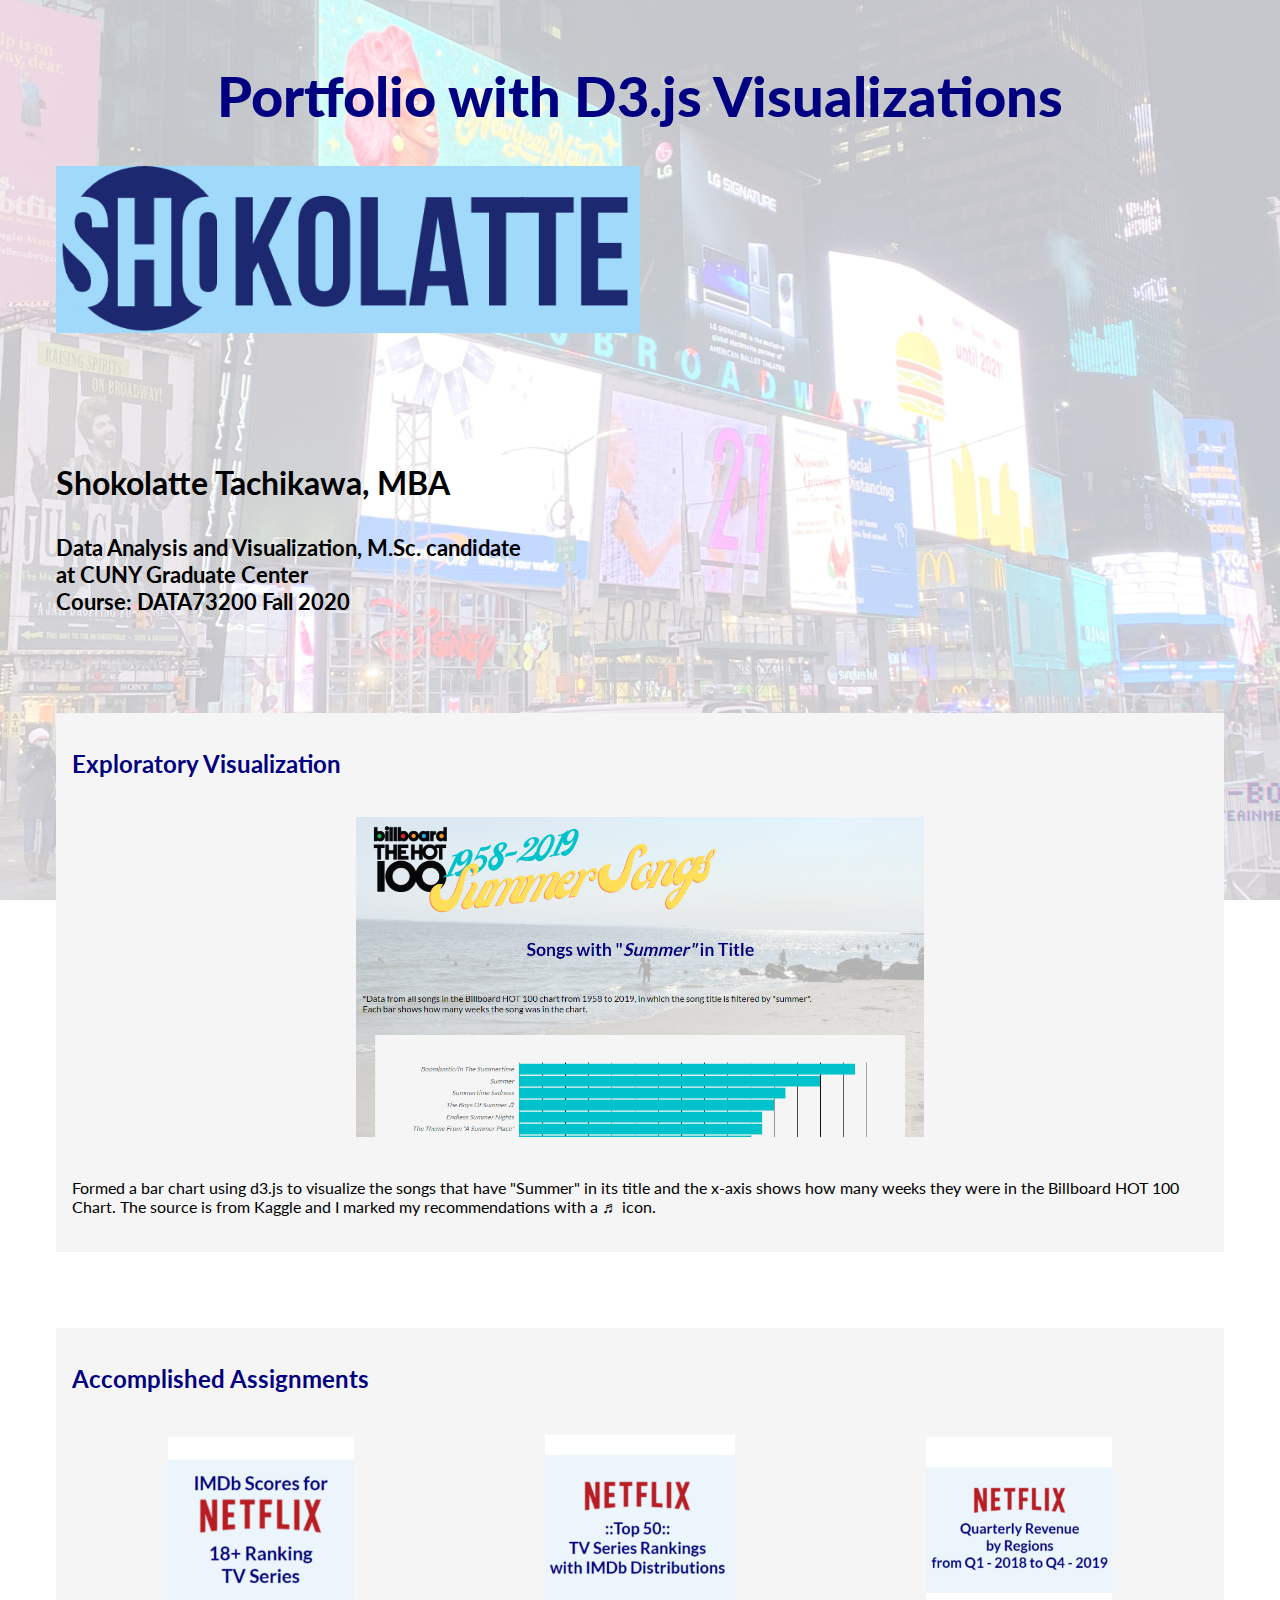
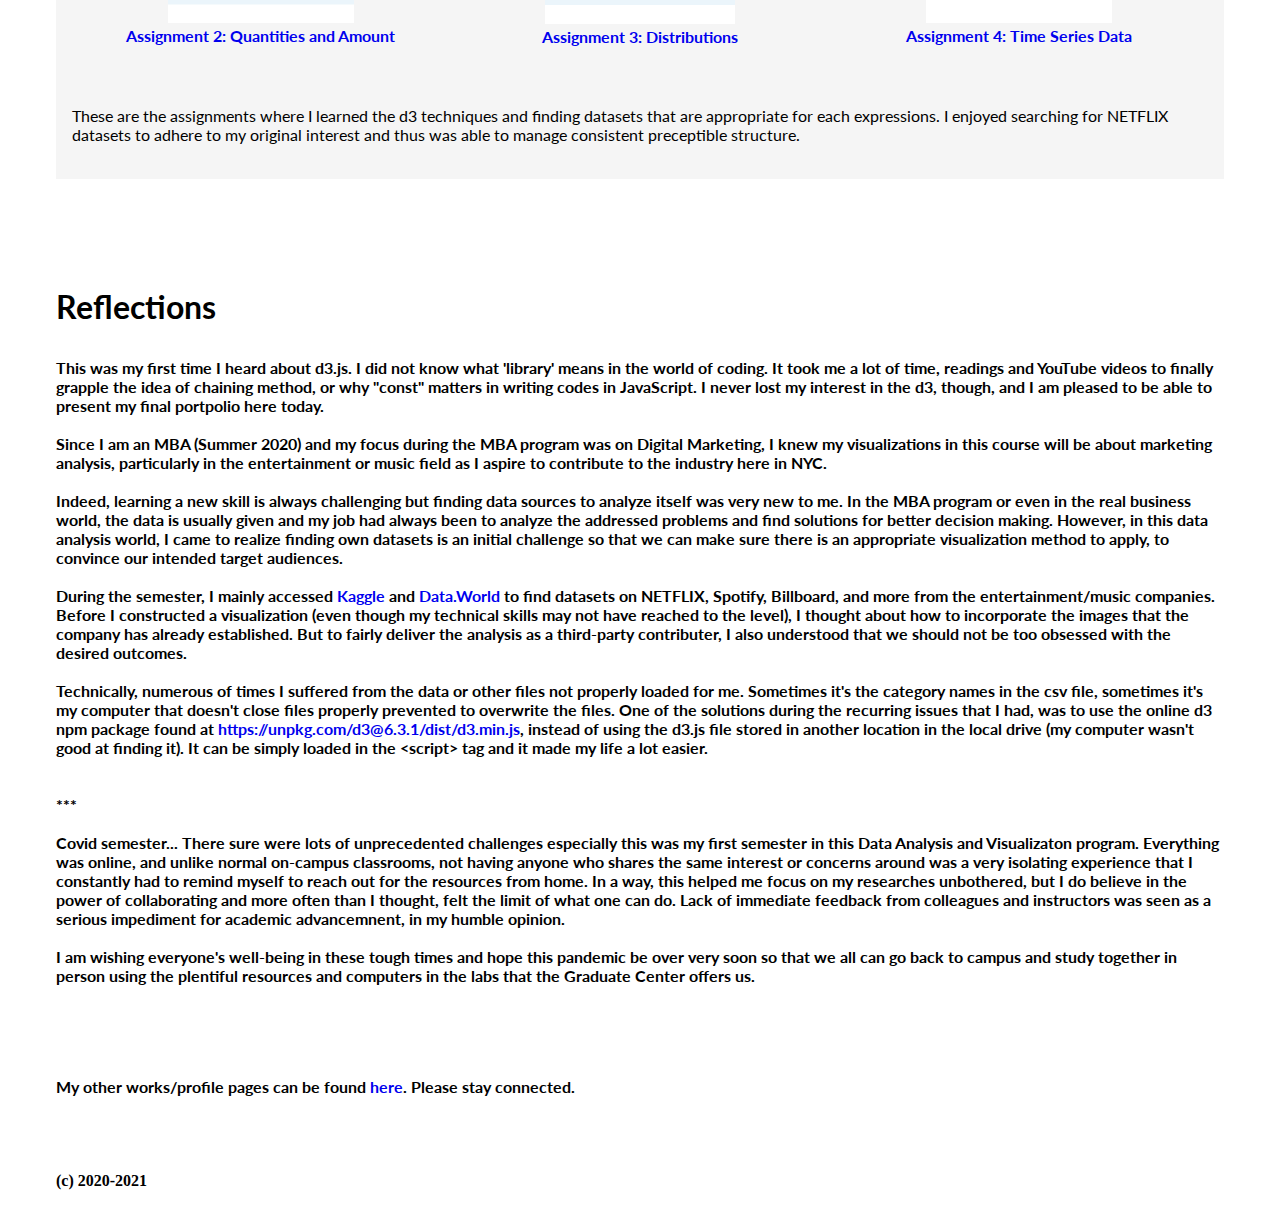
<file: portfolio/index.html>
<!DOCTYPE html>
  <head>
    <meta charset="utf-8">
    <link rel="icon" type="image/png" href="../lib/favicon.png"/>
    <title>Shokolatte's Portfolio with Visualization Projects</title>
      <!-- custom font: Lato from Google Font -->
    <link href="https://fonts.googleapis.com/css2?family=Lato:wght@400;700&display=swap" rel="stylesheet">
    <link rel="stylesheet" href="style.css">
  </head>
  <body>

    <h1>Portfolio with D3.js Visualizations </h1> 
    <img class="resize" src="SHOKOLATTE-lb.png"  alt="Sho-Boo Entertainment">
    <br> 
    <br>
    <br> 
    <br>
    <br> 
    <br>
    <h3 class='name'>Shokolatte Tachikawa, MBA</h3>
    <h3 class='title'>Data Analysis and Visualization, M.Sc. candidate <br>
    at CUNY Graduate Center<br>
    Course: DATA73200 Fall 2020</h3><br>

</h3>
<br>
    <br>
    <br>
   <div class="proj1" width=60% style="background: whitesmoke">
       <a href="https://shokolocomocco.github.io/Interactive-Data-Vis-Fall2020/project1_exploratory_visualization/"><h2>Exploratory Visualization</h2>
        <br>
       <center><img class='resize' src="proj1-ss.png" alt="Project 1: Exploratory Visualization"></center></a>
       <br>
       <br>
       
       Formed a bar chart using d3.js to visualize the songs that have "Summer" in its title and the x-axis shows how many weeks they were in the Billboard HOT 100 Chart.  The source is from Kaggle and I marked my recommendations with a ♬ icon.
       <br><br>
       
   </div> 
   <br><br>
   <br><br>
   <div class="asmnt" width="60%" style="background: whitesmoke">
    <h2>Accomplished Assignments</h2>
    <table align="center" style=font-weight: bold;>
        <colgroup>
            <col span="3">
        </colgroup>
        <tr>
            <td align = 'center'><br>
                <a href="https://shokolocomocco.github.io/Interactive-Data-Vis-Fall2020/tutorial2_quantities_and_amounts/"><img class='resize' src="assign2.png" alt="Assignment 2: Quantities and Amount"><br>
            <b>Assignment 2: Quantities and Amount</b></a></td>
            <td align = 'center'><br><a href="https://shokolocomocco.github.io/Interactive-Data-Vis-Fall2020/tutorial3_distributions/"><img class='resize' src="assign3.png" alt="Assignment 3: Distributions" ><br>
                <b>Assignment 3: Distributions</b></a></td>
            <td align = 'center'><br><a href="https://shokolocomocco.github.io/Interactive-Data-Vis-Fall2020/tutorial4_timeseries/"><img class='resize' src="assign4.png" alt="Assignment 4: Time Series Data"><br>
            <b>Assignment 4: Time Series Data</b></a></td>
        </tr>
    </table>
    <br>
    <br>
    <br>
    These are the assignments where I learned the d3 techniques and finding datasets that are appropriate for each expressions.  I enjoyed searching for NETFLIX datasets to adhere to my original interest and thus was able to manage consistent preceptible structure.
    <br><br>
</div> 
<br><br>
<br><br>
<h3 class='name'>Reflections</h3>
<p>
    This was my first time I heard about d3.js.  I did not know what 'library' means in the world of coding.  It took me a lot of time, readings and YouTube videos to finally grapple the idea of chaining method, or why "const" matters in writing codes in JavaScript.  I never lost my interest in the d3, though, and I am pleased to be able to present my final portpolio here today. <br>
    <br>
    Since I am an MBA (Summer 2020) and my focus during the MBA program was on Digital Marketing, I knew my visualizations in this course will be about marketing analysis, particularly in the entertainment or music field as I aspire to contribute to the industry here in NYC. <br>
    <br>
    Indeed, learning a new skill is always challenging but finding data sources to analyze itself was very new to me.  In the MBA program or even in the real business world, the data is usually given and my job had always been to analyze the addressed problems and find solutions for better decision making.  However, in this data analysis world, I came to realize finding own datasets is an initial challenge so that we can make sure there is an appropriate visualization method to apply, to convince our intended target audiences.<br>
    <br>
    During the semester, I mainly accessed <a href="https://www.kaggle.com/" target = "_blank">Kaggle</a> and <a href= "https://data.world/" target="_blank">Data.World</a> to find datasets on NETFLIX, Spotify, Billboard, and more from the entertainment/music companies.  Before I constructed a visualization (even though my technical skills may not have reached to the level), I thought about how to incorporate the images that the company has already established.  But to fairly deliver the analysis as a third-party contributer, I also understood that we should not be too obsessed with the desired outcomes.<br>
    <br>
    Technically, numerous of times I suffered from the data or other files not properly loaded for me.  Sometimes it's the category names in the csv file, sometimes it's my computer that doesn't close files properly prevented to overwrite the files.  One of the solutions during the recurring issues that I had, was to use the online d3 npm package found at <a href = 'https://unpkg.com/d3@6.3.1/dist/d3.min.js' target="_blank">https://unpkg.com/d3@6.3.1/dist/d3.min.js</a>, instead of using the d3.js file stored in another location in the local drive (my computer wasn't good at finding it).  It can be simply loaded in the &lt;script&gt; tag and it made my life a lot easier.<br>
    <br>
    <br>
    ***
    <br><br>
    Covid semester...  There sure were lots of unprecedented challenges especially this was my first semester in this Data Analysis and Visualizaton program.  Everything was online, and unlike normal on-campus classrooms, not having anyone who shares the same interest or concerns around was a very isolating experience that I constantly had to remind myself to reach out for the resources from home.  In a way, this helped me focus on my researches unbothered, but I do believe in the power of collaborating and more often than I thought, felt the limit of what one can do.  Lack of immediate feedback from colleagues and instructors was seen as a serious impediment for academic advancemnent, in my humble opinion.<br>
    <br>
    I am wishing everyone's well-being in these tough times and hope this pandemic be over very soon so that we all can go back to campus and study together in person using the plentiful resources and computers in the labs that the Graduate Center offers us.    
</p>
    <br>
    <br>
   <br><br>
My other works/profile pages can be found <a href="https://linktr.ee/ShoweeNYC" target="_blank">here</a>.  Please stay connected.
<br>
</body>
<br><br><br><br>
<footer> 
    (c) 2020-2021
</footer>
</html>
</file>
<file: portfolio/style.css>
html {
    background: url(city.png)no-repeat center center fixed; 
    background-size: cover;

}

body {
    /* ref: https://fonts.googleapis.com/css2?family=Lato:wght@400;700&display=swap */
    font-family: 'Lato', sans-serif;
    font-weight: bold;
    padding: 1em 3em;

  }

.dot {
  cursor: pointer;
}

.dot:hover {
  fill: navy;
}

.axis-label {
  font-size: 14px;
  fill: black;
  text-anchor: middle;
}

header,
footer {
  font-family: 'Times New Roman', Times, serif;
}

h1{
  text-align: center;
  color: navy;
  font-weight: bolder;
  font-size: 3.5em;
  text-decoration: none;
}

label,
select {
  text-align: center;
  font-size: 18px;
}

.d3-container {
  fill: whitesmoke;
}



h2{
    color: navy;
}



.proj1,
.asmnt {
    fill: lightblue;
    padding: 1em ;
    font-weight: normal;
    text-decoration: none;
}

a:link {
    text-decoration: none;
  }


a:hover {
    color: blue;
  }

a:active {
    color: blue;
  }

.table {
    background: rgba(2,2,2, 0.2); 
    width: 500px;
  }

  img.resize {
    max-width:50%;
    max-height:50%;
  }

 .name{
     font-size: 2em;
 } 

 .title{
     font-size: 1.4em;
 }
</file>
